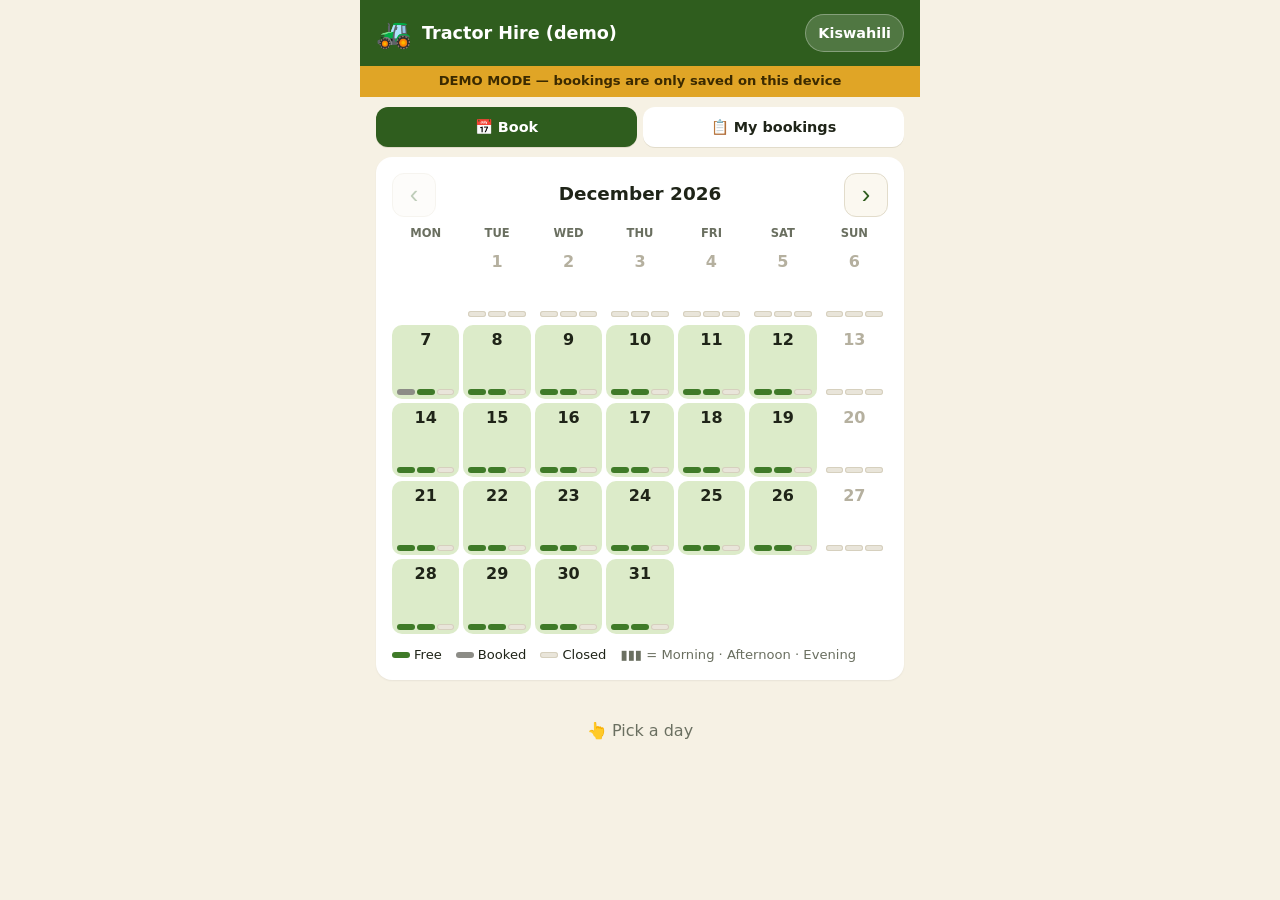
<file: tractor/index.html>
<!doctype html>
<html lang="en">
<head>
  <meta charset="utf-8">
  <meta name="viewport" content="width=device-width, initial-scale=1, viewport-fit=cover">
  <meta name="theme-color" content="#2F5D1E">
  <title>Book a Tractor</title>
  <link rel="manifest" href="manifest.webmanifest">
  <link rel="icon" href="icon-192.png">
  <link rel="apple-touch-icon" href="icon-192.png">
  <link rel="stylesheet" href="style.css">
</head>
<body>
  <div id="app"></div>
  <script type="module" src="client.js"></script>
</body>
</html>
</file>
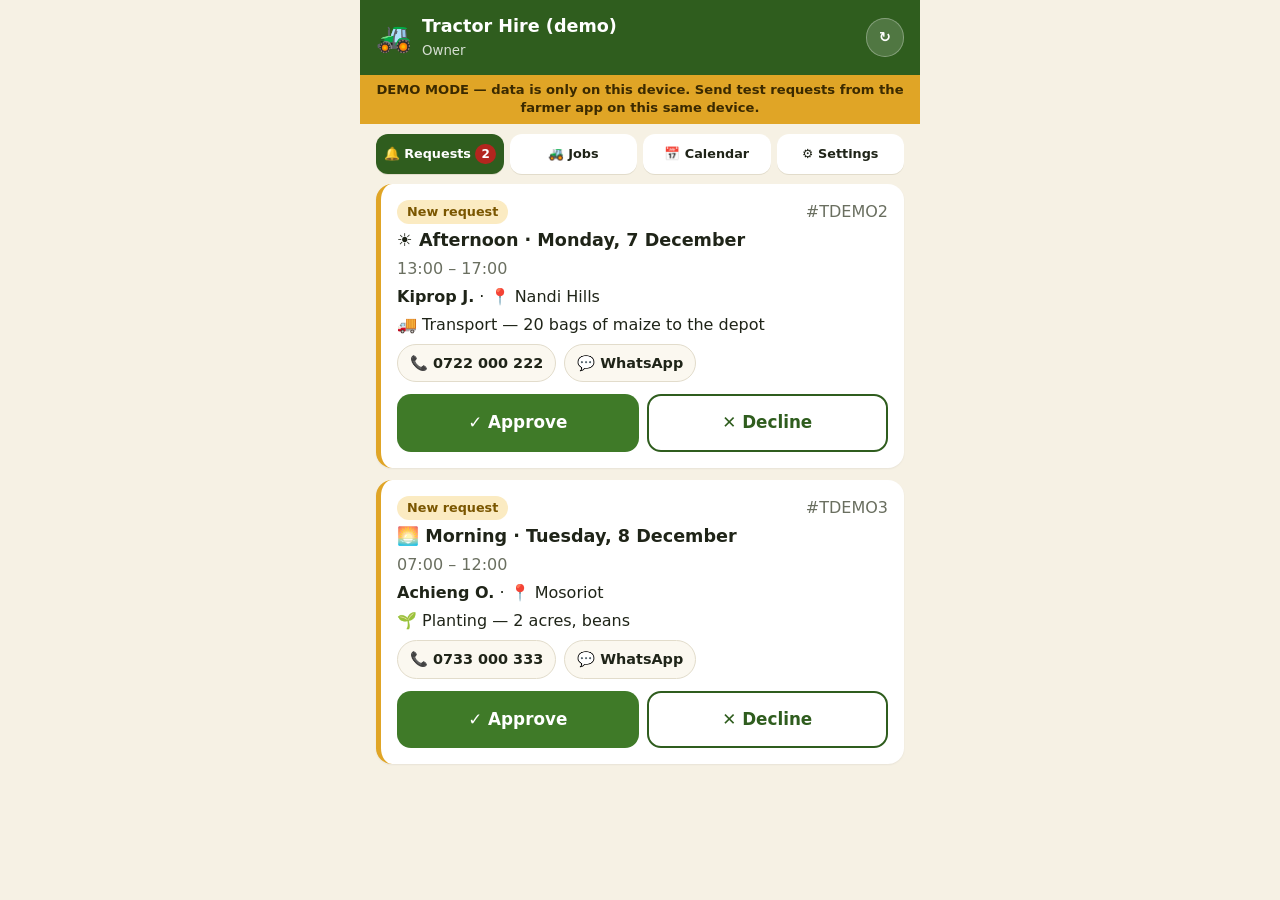
<file: tractor/owner.html>
<!doctype html>
<html lang="en">
<head>
  <meta charset="utf-8">
  <meta name="viewport" content="width=device-width, initial-scale=1, viewport-fit=cover">
  <meta name="theme-color" content="#2F5D1E">
  <title>Tractor Owner</title>
  <link rel="manifest" href="manifest-owner.webmanifest">
  <link rel="icon" href="icon-owner-192.png">
  <link rel="apple-touch-icon" href="icon-192.png">
  <link rel="stylesheet" href="style.css">
</head>
<body>
  <div id="app"></div>
  <script type="module" src="owner.js"></script>
</body>
</html>
</file>
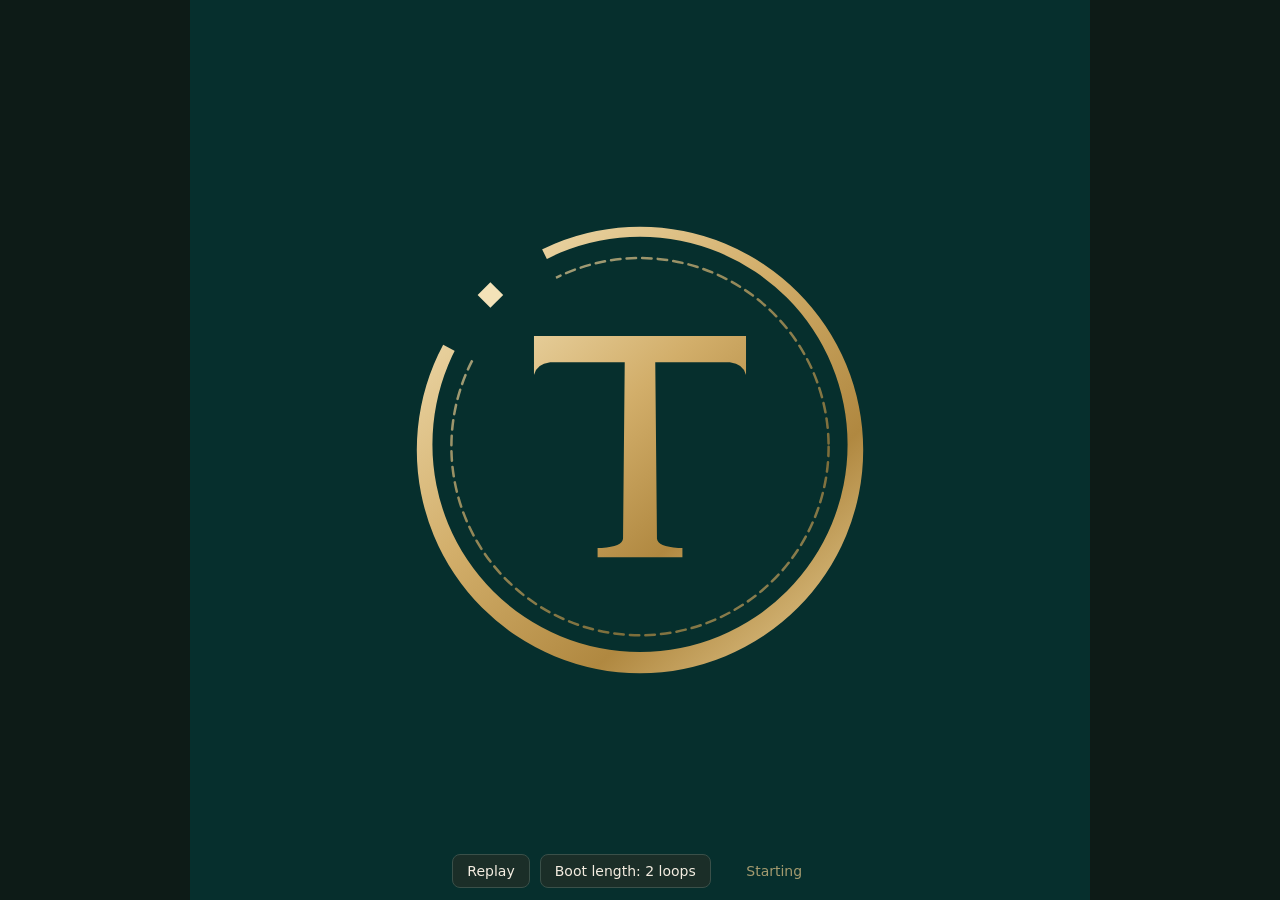
<file: brand/splash/splash-preview.html>
<!doctype html><html lang="en"><head><meta charset="utf-8">
<meta name="viewport" content="width=device-width,initial-scale=1"><title>Tavia Splash</title>
<style>:root{color-scheme:dark}html,body{margin:0;height:100%;background:#0D1B17;color:#D9BF86;font:14px system-ui,sans-serif}
#stage{position:fixed;inset:0;display:grid;place-items:center}#stage svg{width:min(100vw,100vh);height:min(100vw,100vh)}
#bar{position:fixed;left:0;right:0;bottom:0;display:flex;gap:10px;align-items:center;justify-content:center;padding:12px 16px;flex-wrap:wrap}
button{background:#1B2E28;color:#F4EDE1;border:1px solid #3A5049;border-radius:8px;padding:8px 14px;font:inherit;cursor:pointer}
#st{opacity:.75;min-width:12ch;text-align:center}</style></head><body>
<div id="stage"></div><div id="bar"><button id="replay">Replay</button><button id="loops">Boot length: 2 loops</button><span id="st"></span></div>
<script>// Tavia Thrifty splash animation. One function draws any moment as an SVG, so the same code
// makes the Android boot frames and the browser preview.
// Parts: intro (ring draws itself, plays once) -> loop (T spins, then the logo booms; repeats while
// the tablet boots) -> outro (logo rises, the words come in; plays once at the end of boot).

const FPS = 30;
const PARTS = { intro: 1.2, loop: 3.9, outro: 2.8 };

const clamp = (x, a = 0, b = 1) => Math.min(b, Math.max(a, x));
const seg = (t, a, b) => clamp((t - a) / (b - a));
const inOut = (t) => (t < 0.5 ? 4 * t * t * t : 1 - Math.pow(-2 * t + 2, 3) / 2);
const out = (t) => 1 - Math.pow(1 - t, 3);
const outBack = (t) => { const c = 1.9; return 1 + (c + 1) * Math.pow(t - 1, 3) + c * Math.pow(t - 1, 2); };
const f = (n) => Number(n).toFixed(2);

const NIGHT = '#062F2D', IVORY = '#F4EDE1', GOLD = '#C9A25E', TAG = '#D9BF86';
const S0 = 0.62;                       // seal size while booting (ring is 800 wide in its own box)
const END = { x: 500, y: 355, s: 0.44 }; // seal size and place once the words are in

const defs = `
<linearGradient id="gold" gradientUnits="userSpaceOnUse" x1="140" y1="100" x2="860" y2="900">
  <stop offset="0" stop-color="#F3E2B8"/><stop offset=".42" stop-color="#D2AE6A"/>
  <stop offset=".72" stop-color="#B08840"/><stop offset="1" stop-color="#E6CC92"/></linearGradient>
<radialGradient id="glow"><stop offset="0" stop-color="#E9CF93" stop-opacity=".4"/>
  <stop offset=".55" stop-color="#C9A25E" stop-opacity=".16"/><stop offset="1" stop-color="#C9A25E" stop-opacity="0"/></radialGradient>
<linearGradient id="shine" x1="0" y1="0" x2="1" y2="0">
  <stop offset="0" stop-color="#fff" stop-opacity="0"/><stop offset=".5" stop-color="#FFF6DD" stop-opacity=".85"/>
  <stop offset="1" stop-color="#fff" stop-opacity="0"/></linearGradient>`;

// The seal in its own 1000 box. o = { draw, bead, tx (T width -1..1), tAlpha, tScale, glow, wave, shine }
function seal(D, o) {
  const draw = o.draw ?? 1, arc = 2 * Math.PI * 370 * (324 / 360);
  const tW = 0.76 * (o.tScale ?? 1), sx = o.tx ?? 1;
  const tT = `translate(500,494) scale(${f(tW * Math.max(Math.abs(sx), 0.02) * Math.sign(sx || 1))},${f(tW)}) translate(-500,-521)`;
  const edge = 1 - Math.abs(sx);       // darker when the T is side-on, a little darker on its back
  const shade = clamp(edge * 0.55, 0, 0.7);   // the T looks the same from both sides
  let s = '';
  if (o.glow) s += `<circle cx="500" cy="500" r="560" fill="url(#glow)" opacity="${f(o.glow)}"/>`;
  if (o.wave) s += `<circle cx="500" cy="500" r="${f(o.wave.r)}" fill="none" stroke="${GOLD}" stroke-width="${f(o.wave.w)}" opacity="${f(o.wave.a)}"/>`;
  s += `<mask id="rd" maskUnits="userSpaceOnUse" x="0" y="0" width="1000" height="1000">
    <circle cx="500" cy="500" r="370" fill="none" stroke="#fff" stroke-width="130"
      stroke-dasharray="${f(arc * draw)} 4000" transform="rotate(-116 500 500)"/></mask>
  <g mask="url(#rd)"><path d="${D.ring}" fill-rule="evenodd" fill="url(#gold)"/>
    <circle cx="500" cy="494" r="338" fill="none" stroke="url(#gold)" stroke-width="4.5" stroke-dasharray="17 11" stroke-linecap="round" opacity=".7"/></g>`;
  const b = o.bead ?? 1;
  if (b > 0) s += `<path d="M0,-22 L22,0 L0,22 L-22,0 Z" fill="url(#gold)" transform="translate(${D.bead[0]},${D.bead[1]}) scale(${f(b)})"/>`;
  const ta = o.tAlpha ?? 1;
  if (ta > 0) {
    s += `<g opacity="${f(ta)}"><path d="${D.T}" fill="url(#gold)" transform="${tT}"/>`;
    if (shade > 0.01) s += `<path d="${D.T}" fill="${NIGHT}" opacity="${f(shade)}" transform="${tT}"/>`;
    if (o.shine != null) {
      const x = -300 + 1600 * o.shine;
      s += `<clipPath id="tc"><path d="${D.T}" transform="${tT}"/></clipPath>
        <g clip-path="url(#tc)"><rect x="${f(x - 180)}" y="0" width="360" height="1000" fill="url(#shine)" transform="skewX(-18)" opacity=".75"/></g>`;
    }
    s += '</g>';
  }
  return s;
}

const place = (x, y, sc, inner) => `<g transform="translate(${f(x)},${f(y)}) scale(${f(sc)}) translate(-500,-500)">${inner}</g>`;

// The boom: quick swell, glow and a ring of light, then settle. k: 0..1
function boom(k) {
  const amp = k < 0.28 ? out(k / 0.28) : 1 - inOut((k - 0.28) / 0.72);
  return {
    scale: 1 + 0.085 * amp,
    glow: amp,
    wave: k < 0.95 ? { r: 400 + 190 * out(k), w: 10 * (1 - k) + 1, a: 0.85 * (1 - k) } : null,
    shine: k < 0.85 ? k / 0.85 : null,
  };
}

/** SVG for one moment of a part. W/H: output size in pixels (the art is centred in a 1000 box). */
function frame(D, part, t, W = 1000, H = 1000) {
  let body = '';
  if (part === 'intro') {
    const tin = seg(t, 0.35, 1.0);
    body = place(500, 500, S0, seal(D, {
      draw: inOut(seg(t, 0, 0.85)), bead: outBack(seg(t, 0.78, 1.1)),
      tAlpha: out(tin), tScale: 0.9 + 0.1 * out(tin),
    }));
  } else if (part === 'loop') {
    const spin = inOut(seg(t, 0, 3.0)) * 3 * Math.PI;      // one and a half turns in 3 s, starting and stopping softly
    const k = seg(t, 3.0, 3.65);
    const bm = t >= 3.0 && t < 3.65 ? boom(k) : { scale: 1 };
    body = place(500, 500, S0 * bm.scale, seal(D, { tx: Math.cos(spin), glow: bm.glow, wave: bm.wave, shine: bm.shine }));
  } else {                                                    // outro: the words arrive
    const m = inOut(seg(t, 0, 0.9));
    const x = 500 + (END.x - 500) * m, y = 500 + (END.y - 500) * m, sc = S0 + (END.s - S0) * m;
    const k = seg(t, 0.85, 1.45);                             // a last soft boom as it settles
    const bm = t > 0.85 && t < 1.45 ? boom(k) : { scale: 1 };
    body = place(x, y, sc * (1 + (bm.scale - 1) * 0.6), seal(D, { glow: (bm.glow || 0) * 0.7, wave: bm.wave, shine: bm.shine }));
    // name, letter by letter
    D.name.forEach((g, i) => {
      const a = out(seg(t, 0.55 + i * 0.055, 1.05 + i * 0.055));
      if (a > 0) body += `<path d="${g}" fill="${IVORY}" stroke="${IVORY}" stroke-width=".66" opacity="${f(a)}" transform="translate(0,${f(22 * (1 - a))})"/>`;
    });
    // rule grows out from the diamond
    const r = inOut(seg(t, 1.35, 1.95)), dk = outBack(seg(t, 1.25, 1.6));
    if (dk > 0) body += `<path d="M500,${D.ruleY - 7.4} l7.4,7.4 l-7.4,7.4 l-7.4,-7.4 Z" fill="${GOLD}" transform="translate(500,${D.ruleY}) scale(${f(dk)}) translate(-500,${-D.ruleY})"/>`;
    if (r > 0) {
      const L = (D.ruleHalf - 20) * r;
      body += `<path d="M${f(480 - L)},${D.ruleY} H480 M520,${D.ruleY} H${f(520 + L)}" stroke="${GOLD}" stroke-width="1.7"/>`;
    }
    // tagline opens out
    const g = out(seg(t, 1.75, 2.45));
    if (g > 0) body += `<path d="${D.tag}" fill="${TAG}" stroke="${TAG}" stroke-width="1" opacity="${f(g)}" transform="translate(500,0) scale(${f(0.9 + 0.1 * g)},1) translate(-500,0)"/>`;
  }
  const side = Math.min(W, H), ox = (W - side) / 2, oy = (H - side) / 2;
  return `<svg xmlns="http://www.w3.org/2000/svg" viewBox="0 0 ${W} ${H}" width="${W}" height="${H}">
<defs>${defs}</defs><rect width="${W}" height="${H}" fill="${NIGHT}"/>
<g transform="translate(${ox},${oy}) scale(${side / 1000})">${body}</g></svg>`;
}

const D={"ring":"M100,500 a400,400 0 1,0 800,0 a400,400 0 1,0 -800,0 Z M128,490 a372,372 0 1,1 744,0 a372,372 0 1,1 -744,0 Z","T":"M250,260 H750 V352 Q744,326 712,322 H536 L540,738 Q542,756 590,760 H600 V782 H400 V760 H410 Q458,756 460,738 L464,322 H288 Q256,326 250,352 Z","bead":[231.9,222.3],"name":["M130.92 667.85L136.25 667.85L136.25 725L130.92 725L130.92 667.85ZM109.84 667.52L157.32 667.52L157.32 669.98L109.84 669.98L109.84 667.52ZM151.66 669.73L157.32 669.73L157.32 676.37L156.50 676.29L156.50 674.90Q156.50 672.85 155.07 671.45Q153.63 670.06 151.66 669.98L151.66 669.98L151.66 669.73ZM157.32 666.04L157.32 666.04L157.32 668.42L147.32 667.52Q149.12 667.52 151.13 667.27Q153.14 667.03 154.86 666.70Q156.58 666.37 157.32 666.04ZM130.92 719.01L131.16 719.01L131.16 725L124.60 725L124.60 724.18Q124.60 724.18 125.14 724.18Q125.67 724.18 125.67 724.18L125.67 724.18Q127.80 724.18 129.32 722.66Q130.84 721.15 130.92 719.01L130.92 719.01ZM136.00 725L136.00 719.01L136.25 719.01Q136.33 721.15 137.85 722.66Q139.36 724.18 141.50 724.18L141.50 724.18Q141.50 724.18 142.03 724.18Q142.56 724.18 142.56 724.18L142.56 724.18L142.56 725L136.00 725ZM109.84 669.73L115.50 669.73L115.50 669.98Q113.45 670.06 112.06 671.45Q110.66 672.85 110.66 674.90L110.66 674.90L110.66 676.29L109.84 676.37L109.84 669.73ZM109.84 668.42L109.84 666.04Q110.66 666.37 112.34 666.70Q114.03 667.03 116.08 667.27Q118.13 667.52 119.85 667.52L119.85 667.52L109.84 668.42Z","M199.80 674.24L201.44 666.45L225.71 724.51L218.74 724.51L199.80 674.24ZM179.13 719.01L183.81 719.01Q183.23 720.65 183.64 721.80Q184.05 722.95 185.00 723.57Q185.94 724.18 186.92 724.18L186.92 724.18L187.66 724.18L187.66 725L171.18 725L171.18 724.18Q171.18 724.18 171.55 724.18Q171.92 724.18 171.92 724.18L171.92 724.18Q173.80 724.18 175.81 722.99Q177.82 721.80 179.13 719.01L179.13 719.01ZM200.70 666.45L201.44 666.45L202.18 672.19L181.59 724.75L176.67 724.75L197.67 674.90Q197.67 674.90 198.12 673.87Q198.57 672.85 199.18 671.37Q199.80 669.90 200.25 668.50Q200.70 667.11 200.70 666.45L200.70 666.45ZM187.33 702.61L213.00 702.61L213.00 705.07L187.33 705.07L187.33 702.61ZM216.69 719.01L216.69 719.01L223.41 719.01Q224.64 721.80 226.69 722.99Q228.74 724.18 230.63 724.18L230.63 724.18Q230.63 724.18 230.96 724.18Q231.29 724.18 231.29 724.18L231.29 724.18L231.29 725L212.84 725L212.84 724.18L213.57 724.18Q215.13 724.18 216.36 722.83Q217.59 721.47 216.69 719.01Z","M275.24 718.36L273.60 726.15L248.18 668.09L255.15 668.09L275.24 718.36ZM274.34 726.15L273.60 726.15L272.86 720.41L294.67 667.85L299.59 667.85L277.37 717.70Q277.37 717.70 276.92 718.73Q276.47 719.75 275.85 721.23Q275.24 722.70 274.79 724.10Q274.34 725.49 274.34 726.15L274.34 726.15ZM297.05 673.59L292.38 673.50Q293.28 671.04 292.05 669.73Q290.82 668.42 289.26 668.42L289.26 668.42L288.52 668.42L288.52 667.60L305.00 667.60L305.00 668.42Q305.00 668.42 304.63 668.42Q304.27 668.42 304.27 668.42L304.27 668.42Q302.46 668.42 300.41 669.61Q298.36 670.80 297.05 673.59L297.05 673.59ZM257.36 673.50L257.36 673.50L250.56 673.59Q249.33 670.80 247.28 669.61Q245.23 668.42 243.34 668.42L243.34 668.42Q243.34 668.42 243.01 668.42Q242.68 668.42 242.68 668.42L242.68 668.42L242.68 667.60L261.13 667.60L261.13 668.42L260.40 668.42Q258.84 668.42 257.65 669.73Q256.46 671.04 257.36 673.50Z","M328.54 667.60L333.87 667.60L333.87 725L328.54 725L328.54 667.60ZM328.54 719.01L328.78 719.01L328.78 725L322.22 725L322.22 724.18Q322.22 724.18 322.76 724.18Q323.29 724.18 323.29 724.18L323.29 724.18Q325.42 724.18 326.94 722.66Q328.46 721.15 328.54 719.01L328.54 719.01ZM328.78 667.60L328.78 673.59L328.54 673.59Q328.46 671.45 326.94 669.94Q325.42 668.42 323.29 668.42L323.29 668.42Q323.29 668.42 322.76 668.42Q322.22 668.42 322.22 668.42L322.22 668.42L322.22 667.60L328.78 667.60ZM333.62 725L333.62 719.01L333.87 719.01Q333.95 721.15 335.47 722.66Q336.98 724.18 339.12 724.18L339.12 724.18Q339.12 724.18 339.61 724.18Q340.10 724.18 340.18 724.18L340.18 724.18L340.18 725L333.62 725ZM333.87 673.59L333.62 673.59L333.62 667.60L340.18 667.60L340.18 668.42Q340.10 668.42 339.61 668.42Q339.12 668.42 339.12 668.42L339.12 668.42Q336.98 668.42 335.47 669.94Q333.95 671.45 333.87 673.59L333.87 673.59Z","M385.94 674.24L387.58 666.45L411.85 724.51L404.88 724.51L385.94 674.24ZM365.27 719.01L369.95 719.01Q369.37 720.65 369.78 721.80Q370.19 722.95 371.14 723.57Q372.08 724.18 373.06 724.18L373.06 724.18L373.80 724.18L373.80 725L357.32 725L357.32 724.18Q357.32 724.18 357.69 724.18Q358.06 724.18 358.06 724.18L358.06 724.18Q359.94 724.18 361.95 722.99Q363.96 721.80 365.27 719.01L365.27 719.01ZM386.84 666.45L387.58 666.45L388.32 672.19L367.73 724.75L362.81 724.75L383.81 674.90Q383.81 674.90 384.26 673.87Q384.71 672.85 385.32 671.37Q385.94 669.90 386.39 668.50Q386.84 667.11 386.84 666.45L386.84 666.45ZM373.47 702.61L399.14 702.61L399.14 705.07L373.47 705.07L373.47 702.61ZM402.83 719.01L402.83 719.01L409.55 719.01Q410.78 721.80 412.83 722.99Q414.88 724.18 416.77 724.18L416.77 724.18Q416.77 724.18 417.10 724.18Q417.43 724.18 417.43 724.18L417.43 724.18L417.43 725L398.98 725L398.98 724.18L399.71 724.18Q401.27 724.18 402.50 722.83Q403.73 721.47 402.83 719.01Z","M485.98 667.85L491.31 667.85L491.31 725L485.98 725L485.98 667.85ZM464.90 667.52L512.38 667.52L512.38 669.98L464.90 669.98L464.90 667.52ZM506.72 669.73L512.38 669.73L512.38 676.37L511.56 676.29L511.56 674.90Q511.56 672.85 510.13 671.45Q508.69 670.06 506.72 669.98L506.72 669.98L506.72 669.73ZM512.38 666.04L512.38 666.04L512.38 668.42L502.38 667.52Q504.18 667.52 506.19 667.27Q508.20 667.03 509.92 666.70Q511.64 666.37 512.38 666.04ZM485.98 719.01L486.22 719.01L486.22 725L479.66 725L479.66 724.18Q479.66 724.18 480.20 724.18Q480.73 724.18 480.73 724.18L480.73 724.18Q482.86 724.18 484.38 722.66Q485.90 721.15 485.98 719.01L485.98 719.01ZM491.06 725L491.06 719.01L491.31 719.01Q491.39 721.15 492.91 722.66Q494.42 724.18 496.56 724.18L496.56 724.18Q496.56 724.18 497.09 724.18Q497.62 724.18 497.62 724.18L497.62 724.18L497.62 725L491.06 725ZM464.90 669.73L470.56 669.73L470.56 669.98Q468.51 670.06 467.12 671.45Q465.72 672.85 465.72 674.90L465.72 674.90L465.72 676.29L464.90 676.37L464.90 669.73ZM464.90 668.42L464.90 666.04Q465.72 666.37 467.41 666.70Q469.09 667.03 471.14 667.27Q473.19 667.52 474.91 667.52L474.91 667.52L464.90 668.42Z","M577.16 667.60L582.49 667.60L582.49 725L577.16 725L577.16 667.60ZM538.29 667.60L543.62 667.60L543.62 725L538.29 725L538.29 667.60ZM542.80 695.40L577.90 695.40L577.90 697.86L542.80 697.86L542.80 695.40ZM538.29 719.01L538.54 719.01L538.54 725L531.98 725L531.98 724.18Q531.98 724.18 532.51 724.18Q533.05 724.18 533.05 724.18L533.05 724.18Q535.18 724.18 536.70 722.66Q538.21 721.15 538.29 719.01L538.29 719.01ZM538.54 667.60L538.54 673.59L538.29 673.59Q538.21 671.45 536.70 669.94Q535.18 668.42 533.05 668.42L533.05 668.42Q533.05 668.42 532.51 668.42Q531.98 668.42 531.98 668.42L531.98 668.42L531.98 667.60L538.54 667.60ZM543.38 725L543.38 719.01L543.62 719.01Q543.71 721.15 545.22 722.66Q546.74 724.18 548.87 724.18L548.87 724.18Q548.87 724.18 549.36 724.18Q549.86 724.18 549.94 724.18L549.94 724.18L549.94 725L543.38 725ZM543.62 673.59L543.38 673.59L543.38 667.60L549.94 667.60L549.94 668.42Q549.86 668.42 549.36 668.42Q548.87 668.42 548.87 668.42L548.87 668.42Q546.74 668.42 545.22 669.94Q543.71 671.45 543.62 673.59L543.62 673.59ZM577.16 719.01L577.41 719.01L577.41 725L570.85 725L570.85 724.18Q570.93 724.18 571.42 724.18Q571.91 724.18 571.91 724.18L571.91 724.18Q574.05 724.18 575.60 722.66Q577.16 721.15 577.16 719.01L577.16 719.01ZM577.41 667.60L577.41 673.59L577.16 673.59Q577.16 671.45 575.60 669.94Q574.05 668.42 571.91 668.42L571.91 668.42Q571.91 668.42 571.42 668.42Q570.93 668.42 570.85 668.42L570.85 668.42L570.85 667.60L577.41 667.60ZM582.25 725L582.25 719.01L582.49 719.01Q582.57 721.15 584.09 722.66Q585.61 724.18 587.74 724.18L587.74 724.18Q587.74 724.18 588.27 724.18Q588.81 724.18 588.81 724.18L588.81 724.18L588.81 725L582.25 725ZM582.49 673.59L582.25 673.59L582.25 667.60L588.81 667.60L588.81 668.42Q588.81 668.42 588.27 668.42Q587.74 668.42 587.74 668.42L587.74 668.42Q585.61 668.42 584.09 669.94Q582.57 671.45 582.49 673.59L582.49 673.59Z","M622.34 667.60L622.34 667.60L633.91 667.60Q637.60 667.60 640.59 668.67Q643.58 669.73 645.63 671.74Q647.68 673.75 648.79 676.58Q649.90 679.41 649.90 683.02L649.90 683.02Q649.90 686.95 648.05 690.56Q646.21 694.17 643.05 696.42Q639.89 698.68 635.96 698.68L635.96 698.68Q637.35 699.25 638.99 701.01Q640.63 702.78 641.86 704.42L641.86 704.42Q641.86 704.42 642.97 706.02Q644.07 707.62 645.75 709.91Q647.44 712.21 649.16 714.42Q650.88 716.64 652.11 717.95L652.11 717.95Q653.75 719.75 655.39 721.15Q657.03 722.54 658.96 723.36Q660.88 724.18 663.26 724.18L663.26 724.18L663.26 725L658.75 725Q654.98 725 652.23 723.85Q649.49 722.70 647.60 721.02Q645.71 719.34 644.40 717.78L644.40 717.78Q644.16 717.46 643.05 715.90Q641.94 714.34 640.42 712.17Q638.91 709.99 637.43 707.86Q635.96 705.73 634.89 704.21Q633.82 702.70 633.66 702.45L633.66 702.45Q632.10 700.40 630.22 698.68Q628.33 696.96 626.12 696.96L626.12 696.96L626.12 696.14Q626.12 696.14 627.39 696.18Q628.66 696.22 630.46 696.14L630.46 696.14Q632.59 696.05 635.14 695.48Q637.68 694.91 639.89 693.10Q642.11 691.30 643.25 687.61L643.25 687.61Q643.50 686.71 643.66 685.35Q643.83 684 643.75 682.69L643.75 682.69Q643.66 677.11 640.92 673.79Q638.17 670.47 633.58 670.22L633.58 670.22Q631.28 670.06 628.86 670.10Q626.44 670.14 624.80 670.14Q623.16 670.14 623.16 670.14L623.16 670.14Q623.16 670.06 622.96 669.45Q622.75 668.83 622.55 668.22Q622.34 667.60 622.34 667.60ZM618.08 667.60L623.41 667.60L623.41 725L618.08 725L618.08 667.60ZM618.08 719.01L618.33 719.01L618.33 725L611.77 725L611.77 724.18Q611.77 724.18 612.30 724.18Q612.83 724.18 612.83 724.18L612.83 724.18Q614.96 724.18 616.48 722.66Q618.00 721.15 618.08 719.01L618.08 719.01ZM618.33 667.60L618.33 673.59L618.08 673.59Q618.00 671.45 616.48 669.94Q614.96 668.42 612.83 668.42L612.83 668.42Q612.83 668.42 612.30 668.42Q611.77 668.42 611.77 668.42L611.77 668.42L611.77 667.60L618.33 667.60ZM623.16 725L623.16 719.01L623.41 719.01Q623.41 721.15 624.97 722.66Q626.53 724.18 628.66 724.18L628.66 724.18Q628.66 724.18 629.15 724.18Q629.64 724.18 629.64 724.18L629.64 724.18L629.64 725L623.16 725Z","M686.71 667.60L692.04 667.60L692.04 725L686.71 725L686.71 667.60ZM686.71 719.01L686.96 719.01L686.96 725L680.40 725L680.40 724.18Q680.40 724.18 680.93 724.18Q681.47 724.18 681.47 724.18L681.47 724.18Q683.60 724.18 685.12 722.66Q686.63 721.15 686.71 719.01L686.71 719.01ZM686.96 667.60L686.96 673.59L686.71 673.59Q686.63 671.45 685.12 669.94Q683.60 668.42 681.47 668.42L681.47 668.42Q681.47 668.42 680.93 668.42Q680.40 668.42 680.40 668.42L680.40 668.42L680.40 667.60L686.96 667.60ZM691.80 725L691.80 719.01L692.04 719.01Q692.13 721.15 693.64 722.66Q695.16 724.18 697.29 724.18L697.29 724.18Q697.29 724.18 697.78 724.18Q698.28 724.18 698.36 724.18L698.36 724.18L698.36 725L691.80 725ZM692.04 673.59L691.80 673.59L691.80 667.60L698.36 667.60L698.36 668.42Q698.28 668.42 697.78 668.42Q697.29 668.42 697.29 668.42L697.29 668.42Q695.16 668.42 693.64 669.94Q692.13 671.45 692.04 673.59L692.04 673.59Z","M727.55 667.60L732.88 667.60L732.88 725L727.55 725L727.55 667.60ZM732.63 695.48L751.49 695.48L751.49 697.94L732.63 697.94L732.63 695.48ZM732.63 667.60L755.02 667.60L755.02 670.14L732.63 670.14L732.63 667.60ZM746.74 697.78L751.49 697.78L751.49 703.19L750.67 703.19L750.67 701.96Q750.67 700.32 749.53 699.13Q748.38 697.94 746.74 697.94L746.74 697.94L746.74 697.78ZM750.67 690.23L751.49 690.23L751.49 695.64L746.74 695.64L746.74 695.48Q748.38 695.40 749.53 694.21Q750.67 693.02 750.67 691.38L750.67 691.38L750.67 690.23ZM750.18 669.90L755.02 669.90L755.02 675.39L754.20 675.39L754.20 674.16Q754.20 672.52 753.01 671.33Q751.82 670.14 750.18 670.14L750.18 670.14L750.18 669.90ZM755.02 666.12L755.02 666.12L755.02 668.50L745.02 667.60Q746.82 667.60 748.83 667.35Q750.84 667.11 752.56 666.78Q754.28 666.45 755.02 666.12ZM727.55 719.01L727.80 719.01L727.80 725L721.24 725L721.24 724.18Q721.24 724.18 721.77 724.18Q722.30 724.18 722.30 724.18L722.30 724.18Q724.43 724.18 725.95 722.66Q727.47 721.15 727.55 719.01L727.55 719.01ZM727.80 667.60L727.80 673.59L727.55 673.59Q727.55 671.45 725.99 669.94Q724.43 668.42 722.30 668.42L722.30 668.42Q722.30 668.42 721.81 668.42Q721.32 668.42 721.32 668.42L721.32 668.42L721.24 667.60L727.80 667.60ZM732.63 725L732.63 719.01L732.88 719.01Q732.96 721.15 734.48 722.66Q736.00 724.18 738.13 724.18L738.13 724.18Q738.13 724.18 738.62 724.18Q739.11 724.18 739.19 724.18L739.19 724.18L739.19 725L732.63 725Z","M796.51 667.85L801.84 667.85L801.84 725L796.51 725L796.51 667.85ZM775.44 667.52L822.92 667.52L822.92 669.98L775.44 669.98L775.44 667.52ZM817.26 669.73L822.92 669.73L822.92 676.37L822.10 676.29L822.10 674.90Q822.10 672.85 820.66 671.45Q819.23 670.06 817.26 669.98L817.26 669.98L817.26 669.73ZM822.92 666.04L822.92 666.04L822.92 668.42L812.91 667.52Q814.72 667.52 816.73 667.27Q818.73 667.03 820.46 666.70Q822.18 666.37 822.92 666.04ZM796.51 719.01L796.76 719.01L796.76 725L790.20 725L790.20 724.18Q790.20 724.18 790.73 724.18Q791.26 724.18 791.26 724.18L791.26 724.18Q793.40 724.18 794.91 722.66Q796.43 721.15 796.51 719.01L796.51 719.01ZM801.60 725L801.60 719.01L801.84 719.01Q801.92 721.15 803.44 722.66Q804.96 724.18 807.09 724.18L807.09 724.18Q807.09 724.18 807.62 724.18Q808.16 724.18 808.16 724.18L808.16 724.18L808.16 725L801.60 725ZM775.44 669.73L781.10 669.73L781.10 669.98Q779.05 670.06 777.65 671.45Q776.26 672.85 776.26 674.90L776.26 674.90L776.26 676.29L775.44 676.37L775.44 669.73ZM775.44 668.42L775.44 666.04Q776.26 666.37 777.94 666.70Q779.62 667.03 781.67 667.27Q783.72 667.52 785.44 667.52L785.44 667.52L775.44 668.42Z","M842.84 667.68L849.89 667.68L865.97 697.61L862.44 700.48L842.84 667.68ZM861.78 698.60L867.11 698.60L867.11 725L861.78 725L861.78 698.60ZM863.59 699.42L881.71 667.68L886.71 667.68L866.54 700.32L863.59 699.42ZM883.27 673.26L878.35 673.50Q879.09 672.36 878.76 671.17Q878.43 669.98 877.53 669.20Q876.63 668.42 875.48 668.42L875.48 668.42Q875.48 668.42 874.99 668.42Q874.49 668.42 874.49 668.42L874.49 668.42L874.49 667.60L892.70 667.60L892.70 668.42L891.55 668.42Q889.01 668.42 886.79 669.90Q884.58 671.37 883.27 673.26L883.27 673.26ZM853.01 673.50L853.01 673.50L846.12 673.26Q844.97 671.37 842.76 669.90Q840.55 668.42 837.92 668.42L837.92 668.42L836.77 668.42L836.77 667.60L856.95 667.60L856.95 668.42Q856.95 668.42 856.41 668.42Q855.88 668.42 855.88 668.42L855.88 668.42Q854.08 668.42 853.13 670.10Q852.19 671.78 853.01 673.50ZM861.78 719.01L861.95 719.01L861.95 725L855.47 725L855.47 724.18Q855.47 724.18 855.96 724.18Q856.45 724.18 856.54 724.18L856.54 724.18Q858.67 724.18 860.19 722.66Q861.70 721.15 861.78 719.01L861.78 719.01ZM866.87 725L866.87 719.01L867.11 719.01Q867.11 721.15 868.67 722.66Q870.23 724.18 872.36 724.18L872.36 724.18Q872.36 724.18 872.85 724.18Q873.35 724.18 873.35 724.18L873.35 724.18L873.35 725L866.87 725Z"],"ruleY":768,"ruleHalf":391.79600000000005,"tag":"M156.07 820L155.63 820L155.63 804.60L165.56 804.60L165.56 805.02L156.07 805.02L156.07 820ZM164.57 812.83L155.96 812.83L155.96 812.41L164.57 812.41L164.57 812.83ZM175.17 820L174.66 820L181.81 804.60L182.25 804.60L189.40 820L188.90 820L181.92 804.95L182.14 804.95L175.17 820ZM187.03 815.36L177.02 815.36L177.24 814.94L186.81 814.94L187.03 815.36ZM204.21 820.07L204.21 820.07Q202.54 820.07 201.05 819.45Q199.57 818.83 198.80 817.89L198.80 817.89L199.11 817.60Q199.83 818.46 201.21 819.05Q202.58 819.65 204.19 819.65L204.19 819.65Q205.86 819.65 206.93 819.19Q207.99 818.72 208.51 817.94Q209.03 817.16 209.03 816.22L209.03 816.22Q209.03 815.12 208.50 814.45Q207.97 813.77 207.09 813.39Q206.21 813.00 205.18 812.75Q204.14 812.50 203.10 812.23Q202.05 811.97 201.17 811.54Q200.29 811.11 199.77 810.36Q199.24 809.62 199.24 808.41L199.24 808.41Q199.24 807.39 199.78 806.51Q200.32 805.63 201.45 805.08Q202.58 804.53 204.39 804.53L204.39 804.53Q205.62 804.53 206.82 804.92Q208.02 805.30 208.85 805.94L208.85 805.94L208.61 806.29Q207.69 805.61 206.56 805.28Q205.44 804.95 204.41 804.95L204.41 804.95Q202.80 804.95 201.75 805.42Q200.69 805.90 200.18 806.68Q199.68 807.46 199.68 808.43L199.68 808.43Q199.68 809.55 200.21 810.22Q200.73 810.89 201.61 811.28Q202.49 811.66 203.54 811.91Q204.58 812.17 205.62 812.44Q206.65 812.72 207.53 813.15Q208.41 813.58 208.94 814.30Q209.47 815.03 209.47 816.22L209.47 816.22Q209.47 817.23 208.92 818.11Q208.37 818.99 207.20 819.53Q206.04 820.07 204.21 820.07ZM233.69 820L233.25 820L233.25 804.60L233.69 804.60L233.69 820ZM222.03 820L221.59 820L221.59 804.60L222.03 804.60L222.03 820ZM233.36 812.39L221.92 812.39L221.92 811.97L233.36 811.97L233.36 812.39ZM247.90 820L247.46 820L247.46 804.60L247.90 804.60L247.90 820ZM267.94 820.07L267.94 820.07Q266.25 820.07 264.81 819.48Q263.37 818.90 262.30 817.84Q261.23 816.79 260.64 815.38Q260.05 813.97 260.05 812.30L260.05 812.30Q260.05 810.63 260.64 809.22Q261.23 807.81 262.30 806.76Q263.37 805.70 264.81 805.12Q266.25 804.53 267.94 804.53L267.94 804.53Q269.64 804.53 271.08 805.12Q272.52 805.70 273.59 806.76Q274.65 807.81 275.25 809.22Q275.84 810.63 275.84 812.30L275.84 812.30Q275.84 813.97 275.25 815.38Q274.65 816.79 273.59 817.84Q272.52 818.90 271.08 819.48Q269.64 820.07 267.94 820.07ZM267.94 819.65L267.94 819.65Q269.53 819.65 270.89 819.10Q272.26 818.55 273.27 817.55Q274.28 816.55 274.84 815.22Q275.40 813.88 275.40 812.30L275.40 812.30Q275.40 810.72 274.84 809.38Q274.28 808.05 273.27 807.05Q272.26 806.05 270.89 805.50Q269.53 804.95 267.94 804.95L267.94 804.95Q266.36 804.95 265.00 805.50Q263.63 806.05 262.62 807.05Q261.61 808.05 261.05 809.38Q260.49 810.72 260.49 812.30L260.49 812.30Q260.49 813.88 261.05 815.22Q261.61 816.55 262.62 817.55Q263.63 818.55 265.00 819.10Q266.36 819.65 267.94 819.65ZM288.43 820L287.99 820L287.99 804.60L288.36 804.60L299.89 819.49L299.65 819.49L299.65 804.60L300.09 804.60L300.09 820L299.71 820L288.18 805.11L288.43 805.11L288.43 820ZM327.72 820L327.28 820L327.28 804.60L337.20 804.60L337.20 805.02L327.72 805.02L327.72 820ZM336.21 812.83L327.61 812.83L327.61 812.41L336.21 812.41L336.21 812.83ZM349.48 820L349.04 820L349.04 804.60L349.48 804.60L349.48 820ZM363.69 820L363.25 820L363.25 804.60L363.62 804.60L375.15 819.49L374.91 819.49L374.91 804.60L375.35 804.60L375.35 820L374.97 820L363.45 805.11L363.69 805.11L363.69 820ZM394.95 820L389.12 820L389.12 804.60L394.95 804.60Q397.39 804.60 399.22 805.60Q401.04 806.60 402.06 808.34Q403.07 810.08 403.07 812.30L403.07 812.30Q403.07 814.52 402.06 816.26Q401.04 818.00 399.22 819.00Q397.39 820 394.95 820L394.95 820ZM389.56 805.02L389.56 819.58L394.91 819.58Q397.26 819.58 399.00 818.64Q400.74 817.69 401.68 816.05Q402.63 814.41 402.63 812.30L402.63 812.30Q402.63 810.19 401.68 808.55Q400.74 806.91 399.00 805.96Q397.26 805.02 394.91 805.02L394.91 805.02L389.56 805.02ZM418.97 820.07L418.97 820.07Q417.30 820.07 415.82 819.45Q414.33 818.83 413.56 817.89L413.56 817.89L413.87 817.60Q414.60 818.46 415.97 819.05Q417.35 819.65 418.95 819.65L418.95 819.65Q420.62 819.65 421.69 819.19Q422.76 818.72 423.27 817.94Q423.79 817.16 423.79 816.22L423.79 816.22Q423.79 815.12 423.26 814.45Q422.74 813.77 421.86 813.39Q420.98 813.00 419.94 812.75Q418.91 812.50 417.86 812.23Q416.82 811.97 415.94 811.54Q415.06 811.11 414.53 810.36Q414.00 809.62 414.00 808.41L414.00 808.41Q414.00 807.39 414.54 806.51Q415.08 805.63 416.21 805.08Q417.35 804.53 419.15 804.53L419.15 804.53Q420.38 804.53 421.58 804.92Q422.78 805.30 423.62 805.94L423.62 805.94L423.37 806.29Q422.45 805.61 421.33 805.28Q420.21 804.95 419.17 804.95L419.17 804.95Q417.57 804.95 416.51 805.42Q415.45 805.90 414.95 806.68Q414.44 807.46 414.44 808.43L414.44 808.43Q414.44 809.55 414.97 810.22Q415.50 810.89 416.38 811.28Q417.26 811.66 418.30 811.91Q419.35 812.17 420.38 812.44Q421.42 812.72 422.30 813.15Q423.18 813.58 423.70 814.30Q424.23 815.03 424.23 816.22L424.23 816.22Q424.23 817.23 423.68 818.11Q423.13 818.99 421.97 819.53Q420.80 820.07 418.97 820.07ZM453.54 820.07L453.54 820.07Q451.86 820.07 450.38 819.45Q448.89 818.83 448.12 817.89L448.12 817.89L448.43 817.60Q449.16 818.46 450.53 819.05Q451.91 819.65 453.51 819.65L453.51 819.65Q455.19 819.65 456.25 819.19Q457.32 818.72 457.84 817.94Q458.35 817.16 458.35 816.22L458.35 816.22Q458.35 815.12 457.83 814.45Q457.30 813.77 456.42 813.39Q455.54 813.00 454.50 812.75Q453.47 812.50 452.43 812.23Q451.38 811.97 450.50 811.54Q449.62 811.11 449.09 810.36Q448.56 809.62 448.56 808.41L448.56 808.41Q448.56 807.39 449.10 806.51Q449.64 805.63 450.78 805.08Q451.91 804.53 453.71 804.53L453.71 804.53Q454.94 804.53 456.14 804.92Q457.34 805.30 458.18 805.94L458.18 805.94L457.94 806.29Q457.01 805.61 455.89 805.28Q454.77 804.95 453.73 804.95L453.73 804.95Q452.13 804.95 451.07 805.42Q450.02 805.90 449.51 806.68Q449.00 807.46 449.00 808.43L449.00 808.43Q449.00 809.55 449.53 810.22Q450.06 810.89 450.94 811.28Q451.82 811.66 452.87 811.91Q453.91 812.17 454.94 812.44Q455.98 812.72 456.86 813.15Q457.74 813.58 458.27 814.30Q458.79 815.03 458.79 816.22L458.79 816.22Q458.79 817.23 458.24 818.11Q457.69 818.99 456.53 819.53Q455.36 820.07 453.54 820.07ZM481.17 820L470.92 820L470.92 804.60L480.84 804.60L480.84 805.02L471.36 805.02L471.36 819.58L481.17 819.58L481.17 820ZM479.85 812.39L471.25 812.39L471.25 811.97L479.85 811.97L479.85 812.39ZM499.80 820.07L499.80 820.07Q498.11 820.07 496.67 819.48Q495.23 818.90 494.16 817.84Q493.09 816.79 492.50 815.38Q491.90 813.97 491.90 812.30L491.90 812.30Q491.90 810.63 492.50 809.22Q493.09 807.81 494.16 806.76Q495.23 805.70 496.67 805.12Q498.11 804.53 499.80 804.53L499.80 804.53Q501.32 804.53 502.68 805.02Q504.05 805.50 505.04 806.49L505.04 806.49L504.77 806.80Q503.72 805.79 502.46 805.37Q501.21 804.95 499.80 804.95L499.80 804.95Q498.22 804.95 496.85 805.51Q495.49 806.07 494.48 807.08Q493.47 808.08 492.90 809.41Q492.34 810.74 492.34 812.30L492.34 812.30Q492.34 813.86 492.90 815.19Q493.47 816.52 494.48 817.52Q495.49 818.53 496.85 819.09Q498.22 819.65 499.80 819.65L499.80 819.65Q501.21 819.65 502.46 819.22Q503.72 818.79 504.77 817.78L504.77 817.78L505.04 818.09Q504.05 819.08 502.68 819.57Q501.32 820.07 499.80 820.07ZM523.14 820.07L523.14 820.07Q521.45 820.07 520.01 819.48Q518.57 818.90 517.50 817.84Q516.43 816.79 515.84 815.38Q515.25 813.97 515.25 812.30L515.25 812.30Q515.25 810.63 515.84 809.22Q516.43 807.81 517.50 806.76Q518.57 805.70 520.01 805.12Q521.45 804.53 523.14 804.53L523.14 804.53Q524.84 804.53 526.28 805.12Q527.72 805.70 528.79 806.76Q529.85 807.81 530.45 809.22Q531.04 810.63 531.04 812.30L531.04 812.30Q531.04 813.97 530.45 815.38Q529.85 816.79 528.79 817.84Q527.72 818.90 526.28 819.48Q524.84 820.07 523.14 820.07ZM523.14 819.65L523.14 819.65Q524.73 819.65 526.09 819.10Q527.46 818.55 528.47 817.55Q529.48 816.55 530.04 815.22Q530.60 813.88 530.60 812.30L530.60 812.30Q530.60 810.72 530.04 809.38Q529.48 808.05 528.47 807.05Q527.46 806.05 526.09 805.50Q524.73 804.95 523.14 804.95L523.14 804.95Q521.56 804.95 520.20 805.50Q518.83 806.05 517.82 807.05Q516.81 808.05 516.25 809.38Q515.69 810.72 515.69 812.30L515.69 812.30Q515.69 813.88 516.25 815.22Q516.81 816.55 517.82 817.55Q518.83 818.55 520.20 819.10Q521.56 819.65 523.14 819.65ZM543.63 820L543.19 820L543.19 804.60L543.56 804.60L555.09 819.49L554.85 819.49L554.85 804.60L555.29 804.60L555.29 820L554.91 820L543.38 805.11L543.63 805.11L543.63 820ZM574.89 820L569.06 820L569.06 804.60L574.89 804.60Q577.33 804.60 579.16 805.60Q580.98 806.60 581.99 808.34Q583.01 810.08 583.01 812.30L583.01 812.30Q583.01 814.52 581.99 816.26Q580.98 818.00 579.16 819.00Q577.33 820 574.89 820L574.89 820ZM569.50 805.02L569.50 819.58L574.84 819.58Q577.20 819.58 578.94 818.64Q580.67 817.69 581.62 816.05Q582.57 814.41 582.57 812.30L582.57 812.30Q582.57 810.19 581.62 808.55Q580.67 806.91 578.94 805.96Q577.20 805.02 574.84 805.02L574.84 805.02L569.50 805.02ZM611.89 820L611.45 820L611.45 805.02L605.73 805.02L605.73 804.60L617.61 804.60L617.61 805.02L611.89 805.02L611.89 820ZM628.99 820L628.55 820L628.55 804.60L628.99 804.60L628.99 820ZM643.20 820L642.76 820L642.76 804.60L643.13 804.60L650.46 817.40L650.26 817.40L657.56 804.60L657.94 804.60L657.94 820L657.50 820L657.50 805.24L657.67 805.24L650.48 817.82L650.22 817.82L643.00 805.24L643.20 805.24L643.20 820ZM681.96 820L671.71 820L671.71 804.60L681.63 804.60L681.63 805.02L672.15 805.02L672.15 819.58L681.96 819.58L681.96 820ZM680.64 812.39L672.04 812.39L672.04 811.97L680.64 811.97L680.64 812.39ZM705.52 820L705.02 820L712.17 804.60L712.61 804.60L719.76 820L719.25 820L712.28 804.95L712.50 804.95L705.52 820ZM717.38 815.36L707.37 815.36L707.59 814.94L717.16 814.94L717.38 815.36ZM731.24 820L730.80 820L730.80 804.60L736.02 804.60Q738.85 804.60 740.46 805.93Q742.07 807.26 742.07 809.66L742.07 809.66Q742.07 811.24 741.34 812.38Q740.61 813.51 739.26 814.12Q737.91 814.72 736.02 814.72L736.02 814.72L731.04 814.72L731.24 814.52L731.24 820ZM742.29 820L741.74 820L737.71 814.41L738.26 814.41L742.29 820ZM731.24 804.84L731.24 814.48L731.04 814.30L736.06 814.30Q738.77 814.30 740.20 813.08Q741.63 811.86 741.63 809.66L741.63 809.66Q741.63 807.44 740.20 806.23Q738.77 805.02 736.06 805.02L736.06 805.02L731.04 805.02L731.24 804.84ZM760.74 820.07L760.74 820.07Q759.05 820.07 757.61 819.48Q756.17 818.90 755.10 817.84Q754.03 816.79 753.44 815.38Q752.85 813.97 752.85 812.30L752.85 812.30Q752.85 810.63 753.44 809.22Q754.03 807.81 755.10 806.76Q756.17 805.70 757.61 805.12Q759.05 804.53 760.74 804.53L760.74 804.53Q762.44 804.53 763.88 805.12Q765.32 805.70 766.39 806.76Q767.45 807.81 768.05 809.22Q768.64 810.63 768.64 812.30L768.64 812.30Q768.64 813.97 768.05 815.38Q767.45 816.79 766.39 817.84Q765.32 818.90 763.88 819.48Q762.44 820.07 760.74 820.07ZM760.74 819.65L760.74 819.65Q762.33 819.65 763.69 819.10Q765.06 818.55 766.07 817.55Q767.08 816.55 767.64 815.22Q768.20 813.88 768.20 812.30L768.20 812.30Q768.20 810.72 767.64 809.38Q767.08 808.05 766.07 807.05Q765.06 806.05 763.69 805.50Q762.33 804.95 760.74 804.95L760.74 804.95Q759.16 804.95 757.80 805.50Q756.43 806.05 755.42 807.05Q754.41 808.05 753.85 809.38Q753.29 810.72 753.29 812.30L753.29 812.30Q753.29 813.88 753.85 815.22Q754.41 816.55 755.42 817.55Q756.43 818.55 757.80 819.10Q759.16 819.65 760.74 819.65ZM786.59 820.07L786.59 820.07Q783.84 820.07 782.25 818.44Q780.65 816.81 780.65 813.55L780.65 813.55L780.65 804.60L781.09 804.60L781.09 813.53Q781.09 816.61 782.53 818.13Q783.98 819.65 786.59 819.65L786.59 819.65Q789.21 819.65 790.65 818.13Q792.09 816.61 792.09 813.53L792.09 813.53L792.09 804.60L792.53 804.60L792.53 813.55Q792.53 816.81 790.94 818.44Q789.34 820.07 786.59 820.07ZM806.61 820L806.17 820L806.17 804.60L806.55 804.60L818.08 819.49L817.83 819.49L817.83 804.60L818.27 804.60L818.27 820L817.90 820L806.37 805.11L806.61 805.11L806.61 820ZM837.88 820L832.05 820L832.05 804.60L837.88 804.60Q840.32 804.60 842.14 805.60Q843.97 806.60 844.98 808.34Q845.99 810.08 845.99 812.30L845.99 812.30Q845.99 814.52 844.98 816.26Q843.97 818.00 842.14 819.00Q840.32 820 837.88 820L837.88 820ZM832.49 805.02L832.49 819.58L837.83 819.58Q840.19 819.58 841.92 818.64Q843.66 817.69 844.61 816.05Q845.55 814.41 845.55 812.30L845.55 812.30Q845.55 810.19 844.61 808.55Q843.66 806.91 841.92 805.96Q840.19 805.02 837.83 805.02L837.83 805.02L832.49 805.02Z"};
let loops=2, t0=0;
const stage=document.getElementById('stage'), st=document.getElementById('st');
function plan(){const p=[['intro',PARTS.intro]];for(let i=0;i<loops;i++)p.push(['loop',PARTS.loop]);p.push(['outro',PARTS.outro]);return p;}
function tick(now){if(!t0)t0=now;let t=(now-t0)/1000;let shown=false;
 for(const [part,len] of plan()){if(t<len){stage.innerHTML=frame(D,part,t);st.textContent=part==='intro'?'Starting':part==='loop'?'Booting…':'Boot finished';shown=true;break;}t-=len;}
 if(!shown){stage.innerHTML=frame(D,'outro',PARTS.outro);st.textContent='→ launcher opens';}
 requestAnimationFrame(tick);}
document.getElementById('replay').onclick=()=>{t0=0;};
document.getElementById('loops').onclick=(e)=>{loops=loops%4+1;e.target.textContent='Boot length: '+loops+' loop'+(loops>1?'s':'');t0=0;};
requestAnimationFrame(tick);</script></body></html>
</file>
<file: tractor/style.css>
/* Tractor Booking — shared look for the client and owner apps.
   Big buttons and strong contrast for use outdoors in sunlight. */
:root {
  --green: #2F5D1E; --green-2: #3F7A28; --green-soft: #DCEBC9;
  --amber: #E0A526; --amber-soft: #FBEBC2;
  --red: #B3261E; --red-soft: #F7DAD7;
  --ink: #1F2418; --muted: #6A6F60; --line: #E2DCCB;
  --bg: #F6F1E4; --card: #FFFFFF;
  --booked: #8C8C86; --closed: #E9E5DA;
  --radius: 16px;
}
* { box-sizing: border-box; }
html, body { margin: 0; }
body {
  background: var(--bg); color: var(--ink);
  font: 16px/1.4 system-ui, -apple-system, "Segoe UI", Roboto, sans-serif;
  -webkit-tap-highlight-color: transparent;
}
#app { max-width: 560px; margin: 0 auto; padding-bottom: 40px; }
main { padding: 0 16px; }
h2, h3, h4 { margin: .2em 0 .3em; }
h3 { font-size: 1.1rem; }
p { margin: .35em 0; }
.muted { color: var(--muted); }
.small { font-size: .85rem; }
.err { color: var(--red); font-weight: 600; }
.note { background: var(--amber-soft); border-radius: 10px; padding: 8px 10px; font-size: .92rem; }
.empty, .hint { text-align: center; color: var(--muted); padding: 28px 16px; }

/* header + tabs */
.top {
  display: flex; align-items: center; justify-content: space-between; gap: 12px;
  background: var(--green); color: #fff; padding: 14px 16px;
  padding-top: max(14px, env(safe-area-inset-top));
}
.brand { display: flex; align-items: center; gap: 10px; min-width: 0; }
.brand b { display: block; font-size: 1.1rem; white-space: nowrap; overflow: hidden; text-overflow: ellipsis; }
.brand small { opacity: .8; }
.logo { font-size: 1.8rem; line-height: 1; }
.big-logo { font-size: 3rem; text-align: center; }
.top .chip { background: rgba(255,255,255,.16); color: #fff; border-color: rgba(255,255,255,.3); }
.demo { background: var(--amber); color: #3b2a00; text-align: center; font-size: .82rem; font-weight: 600; padding: 6px 12px; }
.tabs { display: grid; grid-template-columns: 1fr 1fr; gap: 6px; padding: 10px 16px; position: sticky; top: 0; background: var(--bg); z-index: 5; }
.tabs.four { grid-template-columns: repeat(4, 1fr); }
.tabs button {
  border: 0; background: var(--card); color: var(--ink); border-radius: 12px; padding: 10px 4px;
  font: inherit; font-weight: 600; font-size: .9rem; box-shadow: 0 1px 0 var(--line);
}
.tabs.four button { font-size: .8rem; }
.tabs button.on { background: var(--green); color: #fff; }
.badge { display: inline-block; min-width: 20px; padding: 0 6px; border-radius: 10px; background: var(--red); color: #fff; font-size: .75rem; line-height: 20px; }

/* cards */
.card { background: var(--card); border-radius: var(--radius); padding: 16px; margin: 0 0 12px; box-shadow: 0 1px 2px rgba(0,0,0,.06); }
.center { text-align: center; }
.row-end { display: flex; justify-content: flex-end; margin-bottom: 8px; }
.row-wrap { display: flex; flex-wrap: wrap; gap: 8px; margin-top: 10px; align-items: center; }
.two { display: grid; grid-template-columns: 1fr 1fr; gap: 8px; margin-top: 12px; }
.two .big { margin: 0; }

/* buttons */
button { cursor: pointer; }
button:disabled { cursor: default; }
.big {
  display: block; width: 100%; margin: 10px 0 0; padding: 15px 16px; border: 0; border-radius: 14px;
  background: var(--green); color: #fff; font: inherit; font-weight: 700; font-size: 1.05rem; text-align: center; text-decoration: none;
}
.big:disabled { opacity: .5; }
.big.ghost { background: transparent; color: var(--green); border: 2px solid var(--green); }
.big.ok { background: var(--green-2); }
.big.wa { background: #1DA851; }
.big.danger { background: var(--red); }
.chip {
  display: inline-flex; align-items: center; gap: 4px; padding: 8px 12px; border-radius: 999px;
  border: 1px solid var(--line); background: #FBF8F0; color: var(--ink); font: inherit; font-size: .9rem; font-weight: 600; text-decoration: none;
}
.chip.ok { background: var(--green); color: #fff; border-color: var(--green); }
.chip.danger, .link.danger { color: var(--red); }
.link { background: none; border: 0; padding: 6px 0; color: var(--green); font: inherit; font-weight: 600; }

/* month calendar */
.month { display: flex; align-items: center; justify-content: space-between; margin-bottom: 8px; }
.month h2 { font-size: 1.15rem; text-transform: capitalize; }
.nav { width: 44px; height: 44px; border-radius: 12px; border: 1px solid var(--line); background: #FBF8F0; font-size: 1.6rem; line-height: 1; color: var(--green); }
.nav:disabled { opacity: .3; }
.grid { display: grid; grid-template-columns: repeat(7, 1fr); gap: 4px; }
.wd { text-align: center; font-size: .72rem; color: var(--muted); font-weight: 600; text-transform: uppercase; padding-bottom: 2px; }
.cell {
  aspect-ratio: 1 / 1.1; border: 0; border-radius: 10px; padding: 4px 3px; background: #FBF8F0; color: var(--ink);
  display: flex; flex-direction: column; align-items: center; justify-content: space-between; font: inherit; min-width: 0;
}
.cell.blank { background: transparent; }
.cell .num { font-weight: 700; font-size: 1rem; }
.cell.open { background: var(--green-soft); }
.cell.full { background: #ECEBE6; color: var(--muted); }
.cell.closed:disabled { background: transparent; color: #B5B09F; }
.cell.past { opacity: .45; }
.cell.today .num { text-decoration: underline; text-underline-offset: 3px; }
.cell.sel { outline: 3px solid var(--green); outline-offset: -1px; }
.bars { display: flex; gap: 2px; width: 100%; padding: 0 2px; }
.bar { display: inline-block; flex: 1; height: 6px; border-radius: 3px; background: var(--closed); }
.legend .bar { flex: none; width: 18px; margin-right: 4px; vertical-align: middle; }
.bar.open { background: var(--green-2); }
.bar.booked { background: var(--booked); }
.bar.pending { background: var(--amber); }
.bar.closed { background: var(--closed); box-shadow: inset 0 0 0 1px #D6D0BE; }
.legend { display: flex; flex-wrap: wrap; gap: 6px 14px; margin-top: 12px; font-size: .82rem; }

/* choosing a time */
.slots { display: grid; gap: 8px; margin-top: 8px; }
.slot {
  display: grid; grid-template-columns: auto 1fr auto; align-items: center; gap: 12px; text-align: left;
  padding: 14px; border-radius: 14px; border: 2px solid var(--green-2); background: #fff; font: inherit; color: var(--ink);
}
.slot .ico { font-size: 1.6rem; }
.slot .what small, .slot .state small { display: block; color: var(--muted); font-weight: 400; font-size: .8rem; }
.slot .state { font-weight: 700; color: var(--green); text-align: right; }
.slot.booked, .slot.closed { border-color: var(--line); background: #F2F0EA; color: #9A9585; }
.slot.booked .state, .slot.closed .state { color: #9A9585; }

/* forms */
label { display: block; font-weight: 600; margin: 12px 0 4px; font-size: .92rem; }
input, textarea, select {
  width: 100%; padding: 13px 12px; font: inherit; font-size: 1rem; border: 1.5px solid var(--line); border-radius: 12px; background: #FFFDF8; color: var(--ink);
}
input:focus, textarea:focus, select:focus { outline: 2px solid var(--green-2); border-color: transparent; }
.services { display: grid; grid-template-columns: 1fr 1fr; gap: 8px; }
.svc { margin: 0; position: relative; }
.dchip { position: relative; }
.svc input, .dchip input { position: absolute; top: 0; left: 0; width: 1px; height: 1px; margin: 0; padding: 0; opacity: 0; pointer-events: none; }
.svc span { display: flex; flex-direction: column; align-items: center; gap: 2px; padding: 12px 6px; border: 2px solid var(--line); border-radius: 12px; font-size: 1.5rem; }
.svc b { font-size: .9rem; }
.svc input:checked + span { border-color: var(--green); background: var(--green-soft); }
.days { display: flex; flex-wrap: wrap; gap: 6px; }
.dchip { margin: 0; }
.dchip span { display: inline-block; padding: 9px 12px; border-radius: 10px; border: 2px solid var(--line); font-weight: 600; }
.dchip input:checked + span { background: var(--green); border-color: var(--green); color: #fff; }
.times { display: flex; align-items: center; gap: 8px; margin: 8px 0; }
.times span { flex: 1; font-weight: 600; }
.times input, .times select { width: auto; padding: 10px; }

/* bookings */
.b-top { display: flex; justify-content: space-between; align-items: center; margin-bottom: 4px; }
.pill { padding: 3px 10px; border-radius: 999px; font-size: .8rem; font-weight: 700; }
.pill.pending { background: var(--amber-soft); color: #7A5600; }
.pill.approved { background: var(--green-soft); color: var(--green); }
.pill.declined, .pill.cancelled { background: var(--red-soft); color: var(--red); }
.booking.declined, .booking.cancelled { opacity: .75; }
.booking.pending { border-left: 5px solid var(--amber); }
.booking.approved { border-left: 5px solid var(--green-2); }
.contact { display: flex; flex-wrap: wrap; gap: 8px; margin-top: 8px; }
.dayhead { margin: 18px 4px 8px; color: var(--green); }
.ref { font-size: 2rem; font-weight: 800; letter-spacing: .12em; color: var(--green); margin: 4px 0 8px; }
.tick { width: 64px; height: 64px; margin: 6px auto; border-radius: 50%; background: var(--green); color: #fff; font-size: 2.2rem; line-height: 64px; }

/* owner day panel */
.dslot { border-top: 1px solid var(--line); padding: 12px 0; }
.dslot:first-of-type { border-top: 0; }
.dslot-head { display: flex; justify-content: space-between; gap: 8px; }
.job, .req { margin-top: 8px; padding: 10px; border-radius: 12px; }
.job { background: #EFEEE9; }
.req { background: var(--amber-soft); }
.switch { display: inline-flex; align-items: center; gap: 8px; margin: 0; font-weight: 600; }
.switch input { width: 22px; height: 22px; accent-color: var(--green); }

/* pop-up sheet */
.modal { position: fixed; inset: 0; background: rgba(20,25,15,.5); display: flex; align-items: flex-end; justify-content: center; z-index: 20; }
.sheet { position: relative; width: 100%; max-width: 560px; max-height: 92vh; overflow: auto; background: var(--card);
  border-radius: 20px 20px 0 0; padding: 22px 16px max(22px, env(safe-area-inset-bottom)); text-align: center; }
.sheet form { text-align: left; }
.x { position: absolute; top: 10px; right: 10px; width: 40px; height: 40px; border: 0; border-radius: 50%; background: #F1EEE5; font-size: 1.1rem; }

.login { padding-top: 40px; }
.toast { position: fixed; left: 50%; bottom: 24px; transform: translate(-50%, 120px); max-width: calc(100% - 32px);
  background: var(--ink); color: #fff; padding: 12px 18px; border-radius: 12px; font-weight: 600; transition: transform .25s; z-index: 30; }
.toast.show { transform: translate(-50%, 0); }
.toast.bad { background: var(--red); }

@media (max-width: 360px) {
  .tabs.four button { font-size: .72rem; }
  .cell .num { font-size: .9rem; }
}
</file>
